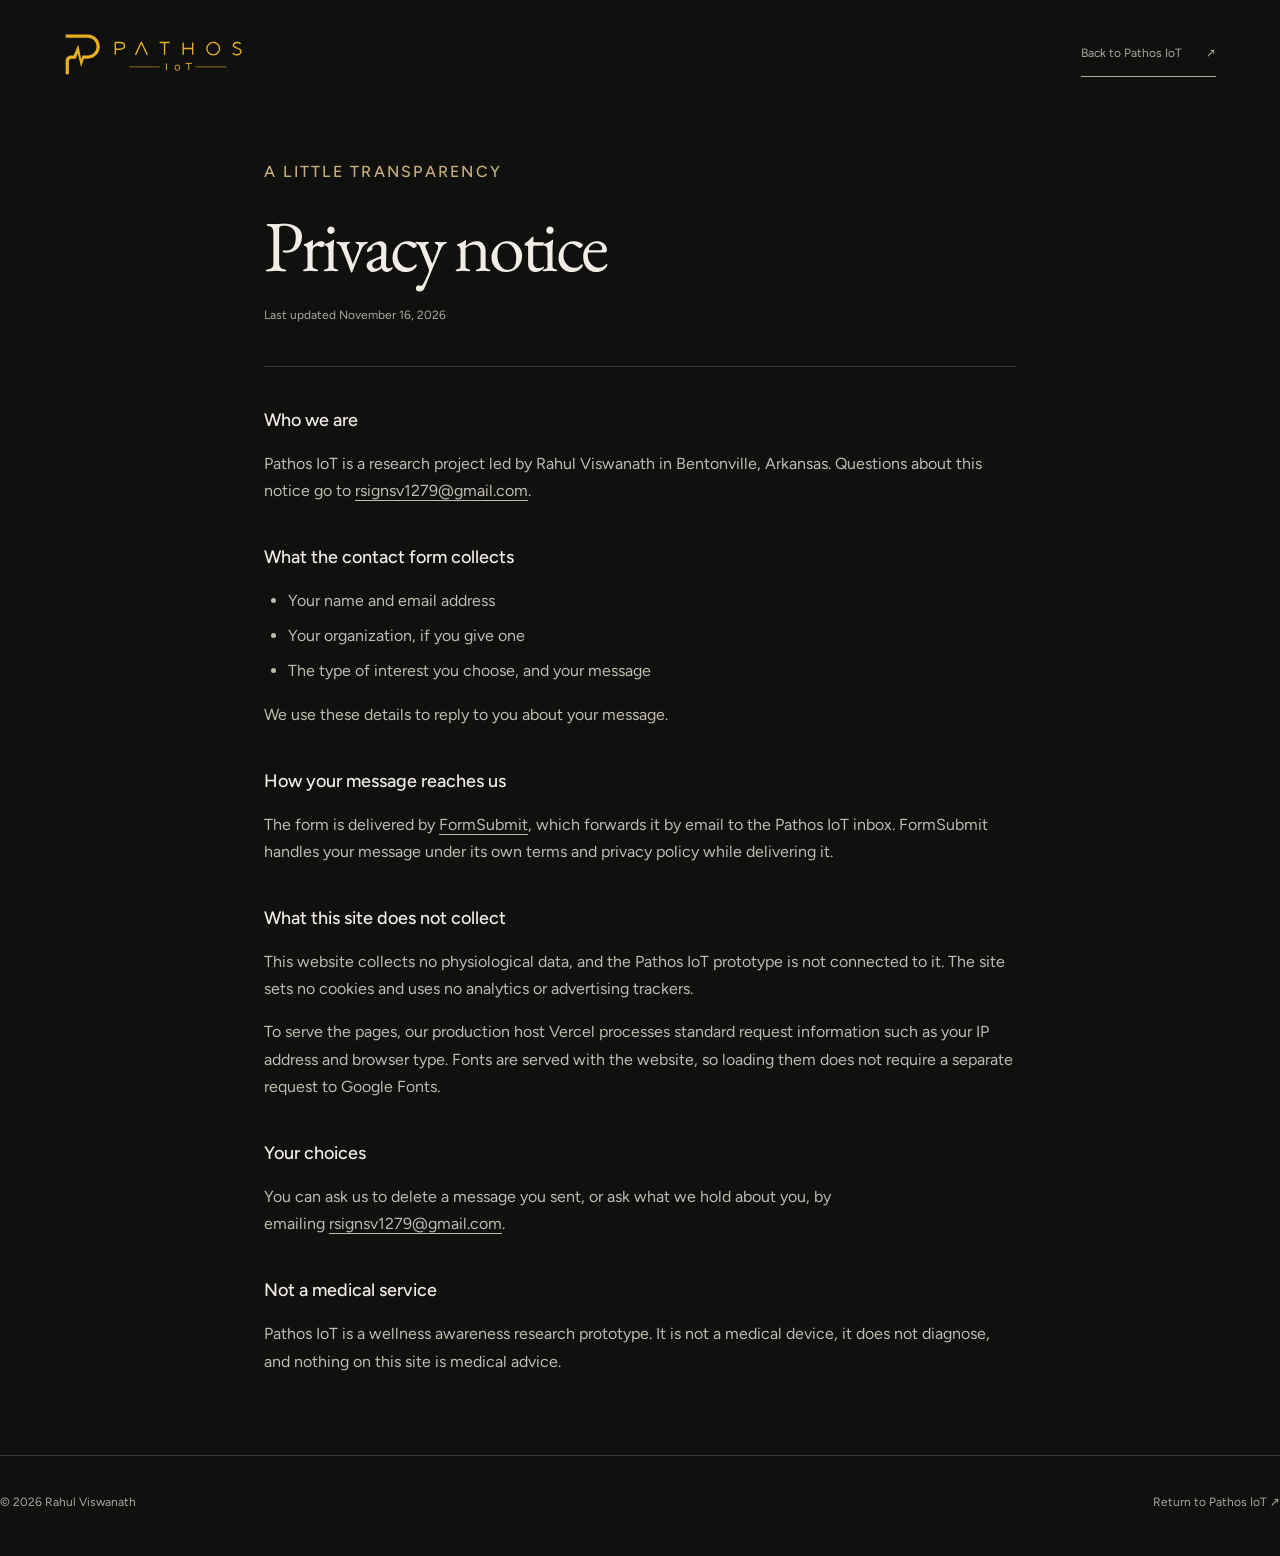
<file: privacy.html>
<!doctype html>
<html lang="en">
<head>
  <meta charset="utf-8">
  <meta name="viewport" content="width=device-width, initial-scale=1">
  <meta name="description" content="How the Pathos IoT website handles the details you send through its contact form.">
  <meta name="theme-color" content="#10100e">
  <title>Privacy notice — Pathos IoT</title>
  <link rel="canonical" href="https://pathos-landing-tau.vercel.app/privacy.html">
  <link rel="icon" href="favicon.ico" sizes="any">
    <link rel="icon" href="assets/brand/pathos-iot-icon.svg" type="image/svg+xml">
  <link rel="apple-touch-icon" href="apple-touch-icon.png">
  <link rel="preload" href="assets/fonts/figtree-latin-variable.woff2" as="font" type="font/woff2" crossorigin>
  <link rel="preload" href="assets/fonts/eb-garamond-latin-400.woff2" as="font" type="font/woff2" crossorigin>
  <link rel="stylesheet" href="experience.css">
  <style>
    .page-nav{max-width:1440px;margin:auto;padding:32px var(--gutter);display:flex;align-items:center;justify-content:space-between;gap:24px}.page-nav>.text-link{font-size:12px;color:var(--muted)}.privacy-main{max-width:800px;margin:48px auto 80px;padding:0 24px}.privacy-main>header{padding-bottom:40px;border-bottom:1px solid var(--line)}.privacy-main .eyebrow{color:var(--gold);margin-bottom:24px}.privacy-main h1{font-size:72px}.privacy-main .page-meta{color:var(--muted);font-size:12px;margin-top:24px}.privacy-main section{margin-top:40px}.privacy-main h2{font-family:var(--body);font-size:18px;font-weight:500;line-height:1.5;letter-spacing:0;text-wrap:pretty;margin-bottom:16px}.privacy-main p,.privacy-main li{font-size:16px;line-height:1.7;color:#bfbcad}.privacy-main p+p{margin-top:16px}.privacy-main ul{padding-left:24px;margin:0 0 16px}.privacy-main li+li{margin-top:8px}.privacy-main a{text-decoration:underline;text-underline-offset:4px;overflow-wrap:anywhere}.privacy-main a:hover{color:var(--cream)}.page-foot{border-top:1px solid var(--line);max-width:calc(1440px - var(--gutter)*2);margin:auto;padding:24px 0 32px;color:var(--muted);font-size:12px;display:flex;justify-content:space-between;gap:24px}.page-foot a{min-height:44px;display:inline-flex;align-items:center}.page-foot span{display:flex;align-items:center}@media(max-width:720px){.page-nav{padding:24px;gap:16px}.page-nav .brand{font-size:16px}.page-nav .text-link{gap:12px}.privacy-main{margin:32px auto 64px}.privacy-main h1{font-size:48px}.privacy-main>header{padding-bottom:32px}.privacy-main section{margin-top:32px}.privacy-main p,.privacy-main li{font-size:14px}.page-foot{max-width:calc(100% - 48px);font-size:12px}}
  </style>
  <link rel="stylesheet" href="brand.css">
</head>
<body>
  <a class="skip-link" href="#main">Skip to content</a>
  <header class="page-nav"><a href="./" class="brand pathos-iot-brand" aria-label="Pathos IoT home"><img class="brand-logo" src="assets/brand/pathos-iot-logo.svg" alt="" aria-hidden="true" width="224" height="56"></a><a class="text-link" href="./">Back to Pathos IoT <span aria-hidden="true">↗</span></a></header>
  <main id="main" class="privacy-main">
    <header><p class="eyebrow">A little transparency</p><h1>Privacy notice</h1><p class="page-meta">Last updated November 16, 2026</p></header>
    <section aria-labelledby="whoTitle"><h2 id="whoTitle">Who we are</h2><p>Pathos IoT is a research project led by Rahul Viswanath in Bentonville, Arkansas. Questions about this notice go to <a href="mailto:rsignsv1279@gmail.com">rsignsv1279@gmail.com</a>.</p></section>
    <section aria-labelledby="collectTitle"><h2 id="collectTitle">What the contact form collects</h2><ul><li>Your name and email address</li><li>Your organization, if you give one</li><li>The type of interest you choose, and your message</li></ul><p>We use these details to reply to you about your message.</p></section>
    <section aria-labelledby="deliveryTitle"><h2 id="deliveryTitle">How your message reaches us</h2><p>The form is delivered by <a href="https://formsubmit.co" target="_blank" rel="noopener noreferrer">FormSubmit</a>, which forwards it by email to the Pathos IoT inbox. FormSubmit handles your message under its own terms and privacy policy while delivering it.</p></section>
    <section aria-labelledby="limitsTitle"><h2 id="limitsTitle">What this site does not collect</h2><p>This website collects no physiological data, and the Pathos IoT prototype is not connected to it. The site sets no cookies and uses no analytics or advertising trackers.</p><p>To serve the pages, our production host Vercel processes standard request information such as your IP address and browser type. Fonts are served with the website, so loading them does not require a separate request to Google Fonts.</p></section>
    <section aria-labelledby="choicesTitle"><h2 id="choicesTitle">Your choices</h2><p>You can ask us to delete a message you sent, or ask what we hold about you, by emailing <a href="mailto:rsignsv1279@gmail.com?subject=Pathos%20IoT%20privacy%20request">rsignsv1279@gmail.com</a>.</p></section>
    <section aria-labelledby="medicalTitle"><h2 id="medicalTitle">Not a medical service</h2><p>Pathos IoT is a wellness awareness research prototype. It is not a medical device, it does not diagnose, and nothing on this site is medical advice.</p></section>
  </main>
  <footer class="page-foot"><span>© 2026 Rahul Viswanath</span><a href="./">Return to Pathos IoT <span aria-hidden="true">&nbsp;↗</span></a></footer>
</body>
</html>
</file>
<file: experience.css>
@font-face{font-family:Figtree;src:url('assets/fonts/figtree-latin-variable.woff2') format('woff2');font-style:normal;font-weight:400 600;font-display:swap}
@font-face{font-family:'EB Garamond';src:url('assets/fonts/eb-garamond-latin-400.woff2') format('woff2');font-style:normal;font-weight:400;font-display:swap}
:root{--night:#10100e;--night-soft:#191915;--cream:#f2ede4;--paper:#f2ece2;--ink:#24251e;--muted:#aaa99c;--muted-ink:#66675c;--gold:#c5ad7e;--lavender:#e6d4ec;--line:rgba(231,224,205,.19);--line-dark:rgba(36,37,30,.2);--gutter:64px;--ease:cubic-bezier(.22,1,.36,1);--body:Figtree,system-ui,sans-serif;--display:'EB Garamond',Georgia,serif}
*{box-sizing:border-box}html{scroll-behavior:auto;scroll-padding-top:96px;-webkit-text-size-adjust:100%}body{margin:0;background:var(--night);color:var(--cream);font-family:var(--body);font-size:16px;line-height:1.5;-webkit-font-smoothing:antialiased}h1,h2,h3,p,figure{margin:0}h1,h2,h3{font-family:var(--display);font-weight:400;line-height:1;letter-spacing:-.045em;text-wrap:balance}h2{font-size:72px}h3{font-size:48px}p{text-wrap:pretty}a{color:inherit;text-decoration:none}button,input,select,textarea{font:inherit;color:inherit}button{cursor:pointer}button,a,input,select,textarea{-webkit-tap-highlight-color:transparent}button{border:0}img{max-width:100%;height:auto;display:block}svg{display:block}button:disabled{cursor:wait}a,button{touch-action:manipulation}::selection{background:var(--lavender);color:var(--night)}:focus-visible{outline:2px solid var(--gold);outline-offset:6px}button:active,.button:active{transform:translateY(1px)}[hidden]{display:none!important}section,article[id]{scroll-margin-top:96px}.skip-link{position:fixed;z-index:100;top:16px;left:16px;padding:12px 24px;background:var(--lavender);color:var(--ink);transform:translateY(-160%)}.skip-link:focus{transform:none}.eyebrow{font-family:var(--body);font-size:12px;font-weight:500;letter-spacing:.14em;text-transform:uppercase;line-height:1.5;display:flex;align-items:center;gap:12px}.status-dot{display:inline-block;width:6px;height:6px;flex:0 0 6px;background:var(--gold);border-radius:50%}.text-link{display:inline-flex;align-items:center;gap:24px;min-height:44px;font-size:14px;border-bottom:1px solid currentColor;padding-bottom:4px;transition:color .3s var(--ease)}.text-link:hover{color:var(--gold)}.text-link span{margin-left:auto}.button{display:inline-flex;align-items:center;justify-content:space-between;gap:40px;min-height:48px;padding:12px 24px;border-radius:4px;font-size:14px;font-weight:500;transition:background .3s var(--ease),transform .5s var(--ease)}.button-primary{background:var(--lavender);color:var(--night)}.button-primary:hover{background:#f0e2f4;transform:translateY(-2px)}.button span{font-size:20px}.icon-button{width:48px;height:48px;display:grid;place-items:center;font-size:30px;background:transparent;border:1px solid var(--line);border-radius:50%}
/* The composition has one material, one type system, and room to breathe. */
.site-header{position:fixed;z-index:30;top:0;left:0;width:100%;height:96px;padding:0 var(--gutter);display:flex;align-items:center;justify-content:space-between;gap:32px;background:rgba(16,16,14,.78);backdrop-filter:blur(16px);transition:background .3s var(--ease),color .3s var(--ease)}.brand{display:inline-flex;gap:12px;align-items:center;min-height:44px;font-size:20px;font-weight:500;letter-spacing:.09em}.brand svg{color:var(--gold)}.desktop-nav{display:flex;gap:32px;margin-left:80px}.desktop-nav a{min-height:44px;display:flex;align-items:center;font-size:14px;position:relative}.desktop-nav a:after{content:'';position:absolute;bottom:4px;left:0;width:100%;height:1px;background:currentColor;transform:scaleX(0);transform-origin:left;transition:transform .5s var(--ease)}.desktop-nav a:hover:after,.desktop-nav a[aria-current]:after{transform:scaleX(1)}.header-actions{display:flex;align-items:center;gap:24px}.motion-toggle{display:flex;align-items:center;gap:8px;background:transparent;min-height:44px;font-size:12px;color:var(--muted)}.motion-icon{font-size:14px}.header-contact{min-height:44px;display:flex;align-items:center;gap:24px;font-size:14px;border-bottom:1px solid var(--line)}.header-contact:hover{color:var(--gold)}.menu-toggle{display:none;width:44px;height:44px;background:transparent;place-content:center;gap:6px}.menu-toggle span{width:22px;height:1px;background:currentColor}.site-header.on-light{background:rgba(242,236,226,.94);color:var(--ink)}.site-header.on-light .motion-toggle{color:var(--muted-ink)}.site-header.on-light .brand svg{color:#8b6c39}.site-header.on-light .header-contact{border-color:var(--line-dark)}.mobile-menu{background:var(--night);color:var(--cream);border:0;width:100%;height:100%;max-width:none;max-height:none;margin:0;padding:24px;z-index:50}.mobile-menu::backdrop{background:var(--night)}.menu-top{display:flex;align-items:center;justify-content:space-between}.mobile-menu nav{display:grid;gap:24px;margin:80px 0}.mobile-menu nav a{font-family:var(--display);font-size:48px;display:flex;gap:24px;align-items:baseline}.mobile-menu nav a span{font-family:var(--body);font-size:12px;color:var(--gold)}.mobile-menu>p{color:var(--muted)}
/* A single pinned world accompanies the whole opening story. */
.cosmos{position:relative;isolation:isolate;background:var(--night)}.world-scene{height:100svh;min-height:560px;position:sticky;top:0;margin-bottom:-100svh;z-index:-1;pointer-events:none;contain:paint}.star-field{position:absolute;inset:0;opacity:.38;background-image:radial-gradient(circle,#c5ad7e 1px,transparent 1.5px),radial-gradient(circle,#c5ad7e .5px,transparent 1px);background-size:317px 271px,173px 193px;background-position:21px 113px,97px 13px}.planet-system{position:absolute;width:min(79vw,110svh,1100px);aspect-ratio:1;left:74%;top:49%;transform:translate(-50%,-50%);will-change:transform}.planet-body{position:absolute;inset:16%;border-radius:50%;overflow:hidden;transform:rotate(-13deg);background:#181815}.planet-body canvas{position:absolute;inset:0;width:100%;height:100%;opacity:0;transition:opacity .8s var(--ease)}.planet-body.has-webgl canvas{opacity:1}.planet-fallback{position:absolute;inset:0;border-radius:50%;background:#38382e url('assets/marble-sm.webp') center/cover;box-shadow:inset 100px -20px 140px 50px rgba(0,0,0,.94),inset -24px 8px 48px rgba(220,198,152,.4);filter:saturate(.3);transition:opacity .8s var(--ease)}.planet-body.has-webgl .planet-fallback{opacity:0}.orbit-art{position:absolute;inset:0;width:100%;height:100%;color:#b09a70;opacity:.38;stroke-width:.7;transform:rotate(var(--orbit-turn,0deg));will-change:transform}.planet-label{position:absolute;display:flex;align-items:center;gap:12px;color:#c8c3b1;font-size:12px;letter-spacing:.02em;white-space:nowrap}.planet-label i{width:32px;height:1px;background:#b09a70}.label-one{top:16%;left:51%}.label-two{top:81%;right:50%}.crosshair{position:absolute;width:12px;height:12px;stroke:#9c8c6b;stroke-width:.7}.crosshair-one{top:28%;left:9%}.crosshair-two{bottom:17%;right:9%}.scene-note{position:absolute;bottom:48px;left:var(--gutter);display:flex;gap:24px;color:var(--muted);font-size:12px;opacity:0;transition:opacity .5s var(--ease)}.scene-index{color:var(--gold)}.story-active .scene-note{opacity:1}.story-progress{position:absolute;bottom:0;left:0;height:1px;background:var(--line);width:100%}.story-progress span{display:block;width:100%;height:100%;background:var(--gold);transform:scaleX(0);transform-origin:left}.hero{min-height:100svh;position:relative;padding:152px var(--gutter) 144px;display:flex;align-items:center}.hero-copy{max-width:680px}.hero .eyebrow{color:var(--gold);margin-bottom:32px}.hero h1{font-size:96px;line-height:.97;letter-spacing:-.055em}.hero h1>span{color:var(--gold)}.hero-description{font-size:20px;line-height:1.4;max-width:440px;margin-top:32px}.hero-context{font-size:14px;line-height:1.5;max-width:330px;color:var(--muted);margin-top:16px}.hero .button{margin-top:32px}.prototype-status{display:flex;align-items:center;gap:8px;font-size:12px;color:var(--muted);margin-top:16px}.prototype-status>span{width:4px;height:4px;flex:0 0 4px;border-radius:50%;background:var(--gold)}.hero-footer{position:absolute;left:var(--gutter);right:var(--gutter);bottom:32px;display:flex;align-items:center;justify-content:space-between;gap:24px;padding-top:24px;border-top:1px solid var(--line);font-size:12px;color:var(--muted)}.scroll-link{display:flex;align-items:center;gap:16px;min-height:48px;color:var(--cream)}.scroll-symbol{display:grid;place-items:center;width:40px;height:40px;border:1px solid var(--line);border-radius:50%;font-size:20px;transition:transform .5s var(--ease)}.scroll-link:hover .scroll-symbol{transform:translateY(4px)}.hero-location{text-align:center}.skip-story{display:flex;align-items:center;gap:24px;min-height:44px}.skip-story:hover{color:var(--cream)}
.story{position:relative;padding:32px var(--gutter) 80px}.chapter-nav{position:sticky;top:112px;z-index:4;display:flex;gap:24px;width:fit-content;max-width:48%;height:48px}.chapter-nav a{min-height:44px;font-size:12px;display:flex;align-items:center;gap:8px;color:var(--muted);white-space:nowrap}.chapter-nav a>span:first-child{display:grid;place-items:center;width:28px;height:28px;border:1px solid var(--line);border-radius:50%;font-size:12px;transition:background .3s var(--ease),color .3s var(--ease)}.chapter-nav a[aria-current]{color:var(--cream)}.chapter-nav a[aria-current]>span:first-child{background:var(--gold);color:var(--night);border-color:var(--gold)}.chapter{position:relative;min-height:94svh;padding:96px 0;display:flex;align-items:center;justify-content:flex-end}.chapter-copy{width:44%;max-width:560px}.chapter .eyebrow{color:var(--gold);margin-bottom:24px}.chapter h2{font-size:60px}.chapter-copy>p:not(.eyebrow){max-width:440px;font-size:18px;line-height:1.55;color:#bfbcad;margin-top:24px}.chapter-copy .chapter-emphasis{font-family:var(--display);font-size:30px;line-height:1.15;letter-spacing:-.02em;color:var(--cream);margin-top:32px}.chapter-footnote{display:flex;align-items:center;gap:16px;font-size:12px;color:var(--muted);margin-top:40px}.tiny-mark{font-size:30px;color:var(--gold)}.chapter .text-link{margin-top:24px}.signal-selector{display:flex;gap:8px;flex-wrap:wrap;margin:24px 0 16px}.signal-selector button{background:transparent;padding:8px 12px;min-height:44px;font-size:12px;border:1px solid var(--line);border-radius:4px;color:var(--muted);transition:background .3s var(--ease),color .3s var(--ease),border-color .3s var(--ease)}.signal-selector button.is-active{background:var(--lavender);border-color:var(--lavender);color:var(--night)}.signal-selector button:hover{border-color:var(--lavender)}.signal-readout{max-width:440px;border-top:1px solid var(--line);padding-top:16px}.signal-heading{display:flex;justify-content:space-between;gap:16px;align-items:center;font-size:14px}.signal-heading strong{font-weight:500}.signal-heading>span{font-size:12px;color:var(--muted)}.signal-wave{width:100%;height:64px;margin:16px 0;color:var(--gold);overflow:visible}.signal-wave path{fill:none;stroke:currentColor;stroke-width:1.5;stroke-linejoin:round;stroke-linecap:round}.signal-readout>p{font-size:14px;line-height:1.5;color:var(--muted);min-height:42px}.chapter-copy>p.small-note{font-size:12px;line-height:1.5;margin-top:16px;max-width:400px;color:var(--muted)}.model-sequence{padding:0;list-style:none;display:grid;grid-template-columns:repeat(4,1fr);gap:16px;margin:32px 0}.model-sequence li{border-top:1px solid var(--line);padding-top:12px;font-size:14px;display:grid;gap:16px}.model-sequence li span{color:var(--gold);font-size:12px}.chapter-copy>p.research-note{font-size:14px;line-height:1.6}.research-note strong{font-weight:400;color:var(--gold)}
/* Evidence takes the stage in a lighter, open editorial layout. */
.section-light{background:var(--paper);color:var(--ink)}.build-section,.people-section{padding:96px var(--gutter)}.section-heading{display:grid;grid-template-columns:1fr 1.7fr auto;gap:40px;align-items:start;margin-bottom:64px}.section-heading>.eyebrow{padding-top:12px;max-width:180px;color:var(--muted-ink)}.section-heading>div>p{font-size:16px;color:var(--muted-ink);margin-top:24px;max-width:400px}.section-number{font-size:14px;color:var(--muted-ink);padding-top:16px}.hardware-image{position:relative;display:block;overflow:hidden;background:#141411;aspect-ratio:16/8}.hardware-image>img{width:100%;height:100%;object-fit:cover;transition:transform 1s var(--ease)}.hardware-image:hover>img{transform:scale(1.025)}.image-overline{position:absolute;top:32px;left:32px;font-size:12px;letter-spacing:.08em;text-transform:uppercase;color:var(--cream)}.image-action{position:absolute;bottom:32px;left:32px;display:flex;align-items:center;gap:24px;background:var(--cream);color:var(--ink);padding:12px 24px;border-radius:4px;min-height:48px;font-size:14px}.image-action>span:first-child{font-size:24px}.image-action>span:last-child{margin-left:24px}.hardware-caption{display:flex;justify-content:space-between;gap:24px;align-items:center;font-size:12px;color:var(--muted-ink);padding:16px 0}.hardware-caption>p{display:flex;align-items:center;gap:8px}.hardware-caption .status-dot{background:#697956}.build-details{display:grid;grid-template-columns:1fr 1.4fr;gap:96px;margin-top:80px;padding-top:48px;border-top:1px solid var(--line-dark)}.build-details h3{margin:24px 0}.build-details>div>p:not(.eyebrow):not(.budget-note){max-width:400px;color:var(--muted-ink)}.budget-note{display:flex;align-items:center;gap:24px;margin-top:32px}.budget-note strong{font-family:var(--display);font-weight:400;font-size:48px;letter-spacing:-.04em}.budget-note span{font-size:12px;color:var(--muted-ink)}.parts-row{display:grid;grid-template-columns:1fr auto;gap:12px 16px;padding:24px 0;border-top:1px solid var(--line-dark)}.parts-row>span:first-child{font-size:16px}.parts-row>span:nth-child(2){color:var(--muted-ink);font-size:12px;align-self:center}.parts-row .state-working{color:#526342!important}.parts-row>p{grid-column:1/-1;font-size:14px;color:var(--muted-ink)}.software-feature{display:grid;grid-template-columns:.8fr 1.55fr;gap:80px;margin-top:96px;padding-top:64px;border-top:1px solid var(--line-dark);align-items:center}.software-copy h3{margin:24px 0}.software-copy>p:not(.eyebrow){font-size:14px;color:var(--muted-ink);max-width:320px}.software-controls{display:grid;margin-top:32px}.software-controls button{padding:16px 0;min-height:48px;background:transparent;border-top:1px solid var(--line-dark);display:flex;gap:16px;text-align:left;font-size:12px;color:var(--muted-ink)}.software-controls button>span:first-of-type{font-size:14px}.software-controls button>span:last-child{margin-left:auto;opacity:0;transition:opacity .3s var(--ease)}.software-controls button[aria-selected=true]{color:var(--ink)}.software-controls button[aria-selected=true]>span:last-child{opacity:1}.software-screen{align-self:center;min-width:0;background:#121410;padding:12px;border-radius:8px;color:var(--cream)}.screen-chrome{display:flex;align-items:center;justify-content:space-between;gap:16px;font-size:12px;padding:8px 4px 16px;color:#aaa99c}.screen-chrome>span:first-child{display:flex;gap:4px}.screen-chrome i{width:6px;height:6px;border-radius:50%;background:#58594d}.software-screen img{width:100%;aspect-ratio:16/11;object-fit:contain;background:#121410;border-radius:4px}.software-screen figcaption{min-height:56px;font-size:12px;line-height:1.5;color:#bfbcad;padding:16px 8px 4px}
.film-section{padding:80px var(--gutter);background:#191915}.film-heading{display:flex;align-items:center;justify-content:space-between;gap:32px;margin-bottom:40px}.film-heading h2{font-size:48px}.film-heading .eyebrow{color:var(--gold)}.film-heading>span{font-size:12px;color:var(--muted)}.film-player{position:relative;aspect-ratio:16/9;background:#080909;overflow:hidden}.film-player video{display:block;width:100%;height:100%;object-fit:contain}.film-play{position:absolute;inset:0;background:rgba(0,0,0,.2);color:var(--cream);display:flex;align-items:center;justify-content:center;gap:24px}.play-circle{width:80px;height:80px;display:grid;place-items:center;border:1px solid rgba(242,237,228,.5);border-radius:50%;font-size:20px;padding-left:4px;transition:background .3s var(--ease),transform .5s var(--ease)}.film-play>span:last-child{font-family:var(--display);font-size:36px;text-align:left;line-height:1.1}.film-play>span:last-child>span{display:block;font-family:var(--body);font-size:12px;color:var(--muted);margin-top:12px}.film-play:hover .play-circle{background:rgba(242,237,228,.14);transform:scale(1.06)}.film-caveat{font-size:12px;color:var(--muted);max-width:720px;margin-top:16px}
.community-gallery{display:grid;grid-template-columns:1.45fr 1fr;gap:64px;align-items:start}.community-secondary{padding-top:96px}.photo-button{padding:0;position:relative;width:100%;background:#ded5c8;overflow:hidden;text-align:left}.photo-button img{width:100%;aspect-ratio:1.27;object-fit:cover;transition:transform 1s var(--ease)}.community-secondary img{aspect-ratio:1;object-position:50% 48%}.photo-button:hover img{transform:scale(1.04)}.photo-button>span{position:absolute;right:16px;bottom:16px;display:grid;place-items:center;background:var(--paper);color:var(--ink);width:40px;height:40px;border-radius:50%;font-size:20px}.community-gallery figcaption{font-size:12px;display:flex;justify-content:space-between;gap:16px;padding-top:16px;color:var(--muted-ink)}.proof-row{display:grid;grid-template-columns:repeat(4,1fr);gap:40px;margin-top:80px;padding:48px 0;border-top:1px solid var(--line-dark);border-bottom:1px solid var(--line-dark)}.proof-row strong{font-family:var(--display);font-size:60px;font-weight:400;line-height:1;letter-spacing:-.04em;display:block}.proof-row strong>span{font-size:36px}.proof-row p{font-size:14px;margin-top:24px}.source{display:block;font-size:12px;color:var(--muted-ink);margin-top:8px}.community-names{display:grid;grid-template-columns:1fr 2fr;gap:48px;margin-top:48px}.community-names .eyebrow{max-width:200px;color:var(--muted-ink)}.community-names ul{list-style:none;margin:0;padding:0;display:flex;flex-wrap:wrap;gap:24px 40px;font-size:16px}.founder{display:grid;grid-template-columns:120px 1fr auto;gap:40px;align-items:center;margin-top:80px;padding-top:48px;border-top:1px solid var(--line-dark)}.founder>img{width:120px;height:144px;object-fit:cover;filter:saturate(.6)}.founder h3{font-size:36px;margin:16px 0 12px}.founder .eyebrow{color:var(--muted-ink)}.founder p:not(.eyebrow){font-size:14px;color:var(--muted-ink);max-width:480px}
.faq-section{padding:64px var(--gutter) 96px;display:grid;grid-template-columns:1fr 1.4fr;gap:96px}.faq-section .eyebrow{color:var(--muted-ink);margin-bottom:24px}.faq-section h2{font-size:48px}.faq-list{border-bottom:1px solid var(--line-dark)}.faq-list details{border-top:1px solid var(--line-dark);padding:0 0 24px}.faq-list summary{list-style:none;display:flex;align-items:center;gap:24px;justify-content:space-between;padding:24px 0 0;min-height:48px;cursor:pointer;font-size:18px}.faq-list summary::-webkit-details-marker{display:none}.faq-list summary>span{font-size:24px;font-weight:400;transition:transform .5s var(--ease)}.faq-list details[open] summary>span{transform:rotate(45deg)}.faq-list details>p{font-size:14px;color:var(--muted-ink);max-width:520px;margin-top:16px;padding-right:32px}
.contact-section{padding:96px var(--gutter);display:grid;grid-template-columns:1.1fr 1fr;gap:96px;background:#171813}.contact-intro .eyebrow{color:var(--gold);margin-bottom:40px}.contact-intro h2{font-size:72px;line-height:.98}.contact-intro h2>span{color:var(--gold)}.contact-intro>p:not(.eyebrow){font-size:16px;color:var(--muted);margin-top:32px}.contact-email-row{display:flex;align-items:center;gap:16px;margin-top:40px}.contact-email-row a{display:flex;align-items:center;gap:24px;min-height:44px;font-size:16px;border-bottom:1px solid var(--line)}.contact-email-row button{background:transparent;border:1px solid var(--line);border-radius:4px;min-height:44px;padding:8px 12px;font-size:12px;color:var(--muted)}.contact-email-row button:hover{color:var(--cream);border-color:var(--gold)}.contact-form{padding-top:8px}.form-pair{display:grid;grid-template-columns:1fr 1fr;gap:24px}.form-group{margin-bottom:32px;min-width:0}.form-group label{display:block;font-size:12px;color:var(--cream);margin-bottom:12px}.form-group label>span{color:var(--muted)}input,select,textarea{display:block;width:100%;max-width:100%;border:0;border-bottom:1px solid #727468;padding:12px 0;background:transparent;border-radius:0;min-height:48px;font-size:14px;outline-offset:4px}input::placeholder,textarea::placeholder{color:#999c8d;opacity:1}textarea{resize:vertical;min-height:96px}select{color:#b6b9a9}select option{background:var(--night);color:var(--cream)}input[aria-invalid=true],textarea[aria-invalid=true],select[aria-invalid=true]{border-color:#e7a9ae}.field-error{font-size:12px;color:#f2b9bd;margin-top:8px}.form-status{font-size:14px;margin-bottom:16px;min-height:0}.form-status:empty{display:none}.form-status.error{color:#f2b9bd}.form-privacy{font-size:12px;color:var(--muted);margin-top:16px}.form-privacy a{text-decoration:underline;text-underline-offset:3px}.honeypot{position:absolute;left:-9999px;width:1px;height:1px;overflow:hidden}.site-footer{padding:48px var(--gutter) 24px;background:var(--night)}.footer-top{display:grid;grid-template-columns:1fr 1fr 1.5fr auto;gap:48px;align-items:start;padding-bottom:48px;border-bottom:1px solid var(--line)}.footer-top>p{font-family:var(--display);font-size:24px;line-height:1.1}.footer-top nav{display:grid;grid-template-columns:1fr 1fr;gap:16px 24px;font-size:12px}.footer-top nav>a{min-height:32px}.footer-top nav>a:hover{color:var(--gold)}.back-top{display:grid;place-items:center;width:48px;height:48px;border:1px solid var(--line);border-radius:50%;font-size:20px}.back-top:hover{background:var(--night-soft)}.footer-bottom{display:flex;justify-content:space-between;align-items:center;gap:32px;padding-top:24px;font-size:12px;color:var(--muted)}.footer-bottom a{text-decoration:underline;text-underline-offset:4px}.photo-dialog{width:min(1100px,94vw);max-height:94svh;border:1px solid var(--line);background:var(--night);color:var(--cream);padding:24px;overflow:auto}.photo-dialog::backdrop{background:rgba(0,0,0,.88);backdrop-filter:blur(8px)}.photo-dialog>.icon-button{margin:0 0 16px auto}.photo-dialog img{max-height:72svh;width:auto;margin:auto;object-fit:contain}.photo-dialog figcaption{margin-top:16px;font-size:14px;color:var(--muted);text-align:center}.reveal{animation:arrive .8s var(--ease) both}@keyframes arrive{from{opacity:.35;transform:translateY(24px)}to{opacity:1;transform:none}}
section,article[id]{scroll-margin-top:0}.photo-button{display:block}.chapter-nav{background:rgba(16,16,14,.94);padding:8px 16px;height:60px;border-bottom:1px solid var(--line)}.chapter-copy.reveal{animation-name:emerge}.chapter-copy:after{content:'';position:absolute;width:64px;height:1px;left:-96px;top:8px;background:var(--gold);opacity:.4}.chapter-copy{position:relative}@keyframes emerge{from{opacity:.2;transform:translateX(-48px)}to{opacity:1;transform:none}}
@media(min-width:1600px){:root{--gutter:max(80px,calc((100vw - 1440px)/2))}.hero h1{font-size:128px}.hero-copy{max-width:760px}.hero-description{font-size:24px}}
@media(max-width:1100px){:root{--gutter:40px}.desktop-nav{gap:24px;margin-left:0}.motion-label{display:none}.header-actions{gap:24px}.hero h1{font-size:72px}.hero-copy{max-width:550px}.hero-description{font-size:18px;max-width:370px}.hero-context{max-width:300px}.hero-location{display:none}.chapter h2{font-size:48px}.chapter-nav{gap:16px}.chapter-nav a{gap:4px}.chapter-nav a>span:last-child{display:none}.chapter-copy{width:45%}.chapter-copy>p:not(.eyebrow){font-size:16px}.chapter-copy .chapter-emphasis{font-size:30px}.build-details,.faq-section,.contact-section{gap:48px}.software-feature{gap:40px}.section-heading{grid-template-columns:1fr 1.6fr auto;gap:24px}h2{font-size:60px}.proof-row{gap:24px}.proof-row strong{font-size:48px}.community-gallery{gap:40px}.contact-intro h2{font-size:60px}.footer-top{gap:24px}.signal-heading{align-items:flex-start;flex-direction:column;gap:4px}}
@media(max-width:720px){:root{--gutter:24px}.site-header{height:80px;gap:16px}.brand{font-size:18px;gap:8px}.brand svg{width:24px}.desktop-nav,.header-contact{display:none}.menu-toggle{display:grid}.header-actions{gap:12px}.motion-toggle{width:40px;justify-content:center}.world-scene{min-height:0}.planet-system{width:155vw;max-width:720px;left:91%;top:45%;opacity:.8}.planet-body{inset:18%}.orbit-art{opacity:.3}.planet-label{font-size:12px}.label-one{left:41%;top:15%}.label-two{display:none}.hero{min-height:100svh;padding:128px var(--gutter) 136px;align-items:center}.hero-copy{position:relative;width:100%}.hero-copy:before{content:'';position:absolute;inset:-16px -24px;z-index:-1;background:rgba(16,16,14,.32)}.hero .eyebrow{font-size:12px;letter-spacing:.09em;margin-bottom:24px}.hero h1{font-size:60px;line-height:.98;max-width:100%;letter-spacing:-.05em}.hero-description{font-size:18px;max-width:290px;margin-top:24px}.hero-description br{display:none}.hero-context{max-width:260px;font-size:14px;margin-top:16px;color:#c0bfae}.hero .button{margin-top:24px}.prototype-status{font-size:12px;max-width:300px;align-items:baseline;line-height:1.5}.hero-footer{bottom:24px;padding-top:16px;gap:16px}.scroll-link{font-size:12px;gap:8px;max-width:175px}.scroll-symbol{width:32px;height:32px;flex:0 0 32px}.skip-story{font-size:12px;max-width:115px;gap:8px}.hero-footer .hero-location{display:none}.story{padding:24px var(--gutter) 48px}.chapter-nav{top:80px;max-width:100%;width:100%;background:rgba(16,16,14,.9);backdrop-filter:blur(12px);height:64px;justify-content:space-between;gap:12px}.chapter-nav a{gap:6px}.chapter-nav a>span:last-child{display:block;font-size:12px}.chapter-nav a>span:first-child{width:24px;height:24px;font-size:12px}.chapter{min-height:94svh;padding:40svh 0 64px;align-items:flex-start}.chapter-copy{width:100%;max-width:520px;position:relative}.chapter-copy:before{content:'';position:absolute;inset:-24px;z-index:-1;background:rgba(16,16,14,.82)}.chapter .eyebrow{margin-bottom:16px}.chapter h2{font-size:48px}.chapter-copy>p:not(.eyebrow){font-size:16px;max-width:440px;margin-top:24px}.chapter-copy .chapter-emphasis{font-size:30px;margin-top:24px}.chapter-footnote{margin-top:24px}.scene-note{bottom:16px;left:24px;gap:16px;font-size:12px}.scene-note>span:last-child{max-width:240px}.signal-selector{gap:8px;margin-top:24px}.signal-selector button{padding:8px 12px;min-height:44px}.signal-heading{flex-direction:row;gap:8px;align-items:center}.signal-heading>span{font-size:12px}.signal-wave{height:48px;margin:12px 0}.chapter-copy>p.small-note{font-size:12px;margin-top:12px}.model-sequence{gap:12px;margin:24px 0}.model-sequence li{font-size:12px;gap:12px}.chapter-copy>p.research-note{font-size:14px}.story-active .planet-system{opacity:.9}.build-section,.people-section{padding:64px var(--gutter)}h2{font-size:48px}h3{font-size:36px}.section-heading{grid-template-columns:1fr auto;gap:24px;margin-bottom:40px}.section-heading>.eyebrow{grid-column:1;padding-top:0;max-width:none;font-size:12px}.section-heading>div{grid-column:1;grid-row:2}.section-number{grid-column:2;grid-row:1;padding-top:0}.section-heading>div>p{margin-top:16px;font-size:14px}.hardware-image{aspect-ratio:1.16}.hardware-image img{object-fit:cover;object-position:48% 50%}.image-overline{top:16px;left:16px;font-size:12px}.image-action{bottom:16px;left:16px;right:16px;padding:12px 16px;gap:12px;font-size:12px}.image-action>span:last-child{margin-left:auto}.hardware-caption{font-size:12px;align-items:flex-start;padding:16px 0;gap:16px}.hardware-caption>span{max-width:100px;text-align:right}.build-details{grid-template-columns:1fr;gap:40px;margin-top:48px;padding-top:32px}.build-details h3{margin:16px 0}.build-details>div>p:not(.eyebrow):not(.budget-note){font-size:14px}.budget-note{margin-top:24px}.parts-row{padding:24px 0}.parts-row>span:first-child{font-size:14px}.parts-row>span:nth-child(2){max-width:90px;text-align:right}.parts-row>p{font-size:12px}.software-feature{grid-template-columns:1fr;gap:32px;margin-top:48px;padding-top:40px}.software-copy>p:not(.eyebrow){max-width:100%}.software-copy h3{font-size:36px;margin:16px 0}.software-controls{margin-top:24px;grid-template-columns:1fr 1fr;gap:0 24px}.software-controls button{gap:8px;padding:12px 0}.software-controls button>span:first-of-type{font-size:12px}.software-screen{padding:8px}.screen-chrome{font-size:12px;padding:8px 4px 12px}.software-screen figcaption{font-size:12px;min-height:72px;padding:12px 8px 4px}.film-section{padding:48px var(--gutter)}.film-heading{display:grid;grid-template-columns:1fr auto;gap:16px;margin-bottom:24px}.film-heading h2{font-size:36px;grid-column:1/-1;grid-row:2}.film-heading>span{font-size:12px;text-align:right}.film-heading .eyebrow{font-size:12px}.film-player{aspect-ratio:4/3}.film-play{gap:16px}.play-circle{width:56px;height:56px;font-size:16px;flex:0 0 56px}.film-play>span:last-child{font-size:30px}.film-play>span:last-child>span{font-size:12px;max-width:140px}.film-caveat{font-size:12px}.community-gallery{grid-template-columns:1fr;gap:32px}.community-secondary{padding-top:0;margin-left:64px}.community-secondary img{aspect-ratio:1.1}.proof-row{grid-template-columns:1fr 1fr;gap:40px 24px;margin-top:48px;padding:32px 0}.proof-row strong{font-size:48px}.proof-row strong>span{font-size:30px}.proof-row p{font-size:12px;margin-top:16px}.source{font-size:12px}.community-names{grid-template-columns:1fr;gap:24px;margin-top:32px}.community-names .eyebrow{max-width:none}.community-names ul{gap:16px 24px;font-size:14px}.founder{grid-template-columns:80px 1fr;gap:24px;margin-top:48px;padding-top:32px}.founder>img{width:80px;height:104px}.founder .eyebrow{font-size:12px;letter-spacing:.07em}.founder h3{font-size:30px;margin:12px 0}.founder p:not(.eyebrow){font-size:12px}.founder>.text-link{grid-column:2;justify-self:start;font-size:12px}.faq-section{padding:32px var(--gutter) 64px;grid-template-columns:1fr;gap:32px}.faq-section h2{font-size:48px}.faq-list summary{font-size:16px;padding-top:24px}.faq-list details>p{font-size:14px;padding-right:16px}.contact-section{padding:64px var(--gutter);grid-template-columns:1fr;gap:48px}.contact-intro .eyebrow{margin-bottom:24px;font-size:12px}.contact-intro h2{font-size:60px}.contact-intro>p:not(.eyebrow){font-size:14px;margin-top:24px}.contact-email-row{gap:12px;margin-top:24px}.contact-email-row a{font-size:14px;gap:12px}.contact-email-row button{font-size:12px}.form-pair{gap:16px}.form-group{margin-bottom:24px}input,select,textarea{font-size:16px}.contact-form .button{width:100%}.site-footer{padding:40px var(--gutter) 24px}.footer-top{grid-template-columns:1fr auto;gap:32px;padding-bottom:32px}.footer-top>p{grid-column:1;grid-row:2;font-size:24px}.footer-top nav{grid-column:1/-1;grid-row:3;gap:16px 24px}.back-top{grid-column:2;grid-row:1}.footer-bottom{display:grid;gap:16px;font-size:12px;grid-template-columns:1fr auto}.footer-bottom>p{grid-column:1/-1;max-width:290px}.photo-dialog{padding:16px}.photo-dialog figcaption{font-size:12px}}
@media(max-width:360px){.hero h1{font-size:48px}.hero-description{font-size:16px;max-width:250px}.hero{padding-top:112px}.hero .eyebrow{letter-spacing:.04em}.prototype-status{max-width:260px}.chapter-nav{gap:8px}.chapter-nav a{gap:4px}.chapter-nav a>span:last-child{font-size:12px}.chapter-nav a>span:first-child{display:none}.signal-selector button{padding:8px}.signal-heading{flex-direction:column;align-items:flex-start}.contact-intro h2{font-size:48px}.form-pair{grid-template-columns:1fr;gap:0}.contact-email-row{flex-wrap:wrap}}
@media(max-height:600px) and (min-width:721px){.hero{min-height:760px}.world-scene{min-height:600px}.hero h1{font-size:72px}.chapter{min-height:760px}.hero-copy{max-width:560px}}
@media(prefers-reduced-motion:reduce){html{scroll-behavior:auto}*,*::before,*::after{animation:none!important;transition:none!important}.orbit-art,.planet-system{will-change:auto}}
@media(min-width:721px) and (max-width:1100px){.label-one{left:35%}}
@media(min-width:721px) and (max-width:900px){.planet-system{width:min(68vw,100svh,900px)}}
@media(max-width:720px){.planet-label,.scene-note{display:none}.chapter-copy:after{display:none}.chapter-copy.reveal{animation-name:arrive}.chapter-nav{padding:8px 0}.chapter{padding-top:32svh}.form-pair{grid-template-columns:1fr;gap:0}html{scroll-padding-top:80px}}
@media(max-width:720px) and (max-height:650px){.hero{padding-top:104px;align-items:flex-start}.hero h1{font-size:48px}.hero .eyebrow{margin-bottom:16px}.hero-description{font-size:16px;margin-top:16px;max-width:270px}.hero-context{font-size:12px;margin-top:12px;max-width:260px}.hero .button{margin-top:16px}.prototype-status{margin-top:12px;font-size:12px}.hero-footer{bottom:16px}.chapter{padding-top:32svh}.chapter h2{font-size:36px}.chapter-copy>p:not(.eyebrow){margin-top:16px}.chapter-copy .chapter-emphasis{font-size:24px}}
html.motion-paused{scroll-behavior:auto}.motion-paused .reveal{animation:none}.no-webgl .planet-body{box-shadow:inset -1px 0 1px rgba(242,237,228,.35)}
</file>
<file: brand.css>
/* The owner's supplied Pathos IoT identity. Layout and story timing stay intact. */
.pathos-iot-brand{display:inline-flex;align-items:center;gap:0!important;flex-shrink:0;text-decoration:none;min-height:44px}
.pathos-iot-brand .brand-logo{display:block;width:192px;height:48px;max-width:none;object-fit:contain}
.foot-brand .pathos-iot-brand .brand-logo{width:160px;height:auto;aspect-ratio:178/130}
.study-nav .pathos-iot-brand .brand-logo,.page-nav .pathos-iot-brand .brand-logo{width:184px;height:46px}
.orbit-still:before,.orbit-still:after{content:'';position:absolute;inset:0;pointer-events:none;mask:url('assets/brand/pathos-iot-engraving.svg') center 35%/72% 72% no-repeat;-webkit-mask:url('assets/brand/pathos-iot-engraving.svg') center 35%/72% 72% no-repeat}
.orbit-still:before{background:rgba(0,0,0,.68);transform:translate(1px,-1px)}
.orbit-still:after{background:rgba(232,212,165,.16);transform:translate(-1px,1px);mix-blend-mode:soft-light}
@media(max-width:1199px){.nav .pathos-iot-brand .brand-logo{width:168px;height:42px}}
@media(max-width:640px){.nav .pathos-iot-brand .brand-logo{width:160px;height:40px}.study-nav .pathos-iot-brand .brand-logo,.page-nav .pathos-iot-brand .brand-logo{width:150px;height:38px}.foot-brand .pathos-iot-brand .brand-logo{width:148px}}
@media(max-width:360px){.nav .pathos-iot-brand .brand-logo{width:132px;height:33px}.study-nav .pathos-iot-brand .brand-logo,.page-nav .pathos-iot-brand .brand-logo{width:132px;height:33px}}
</file>
